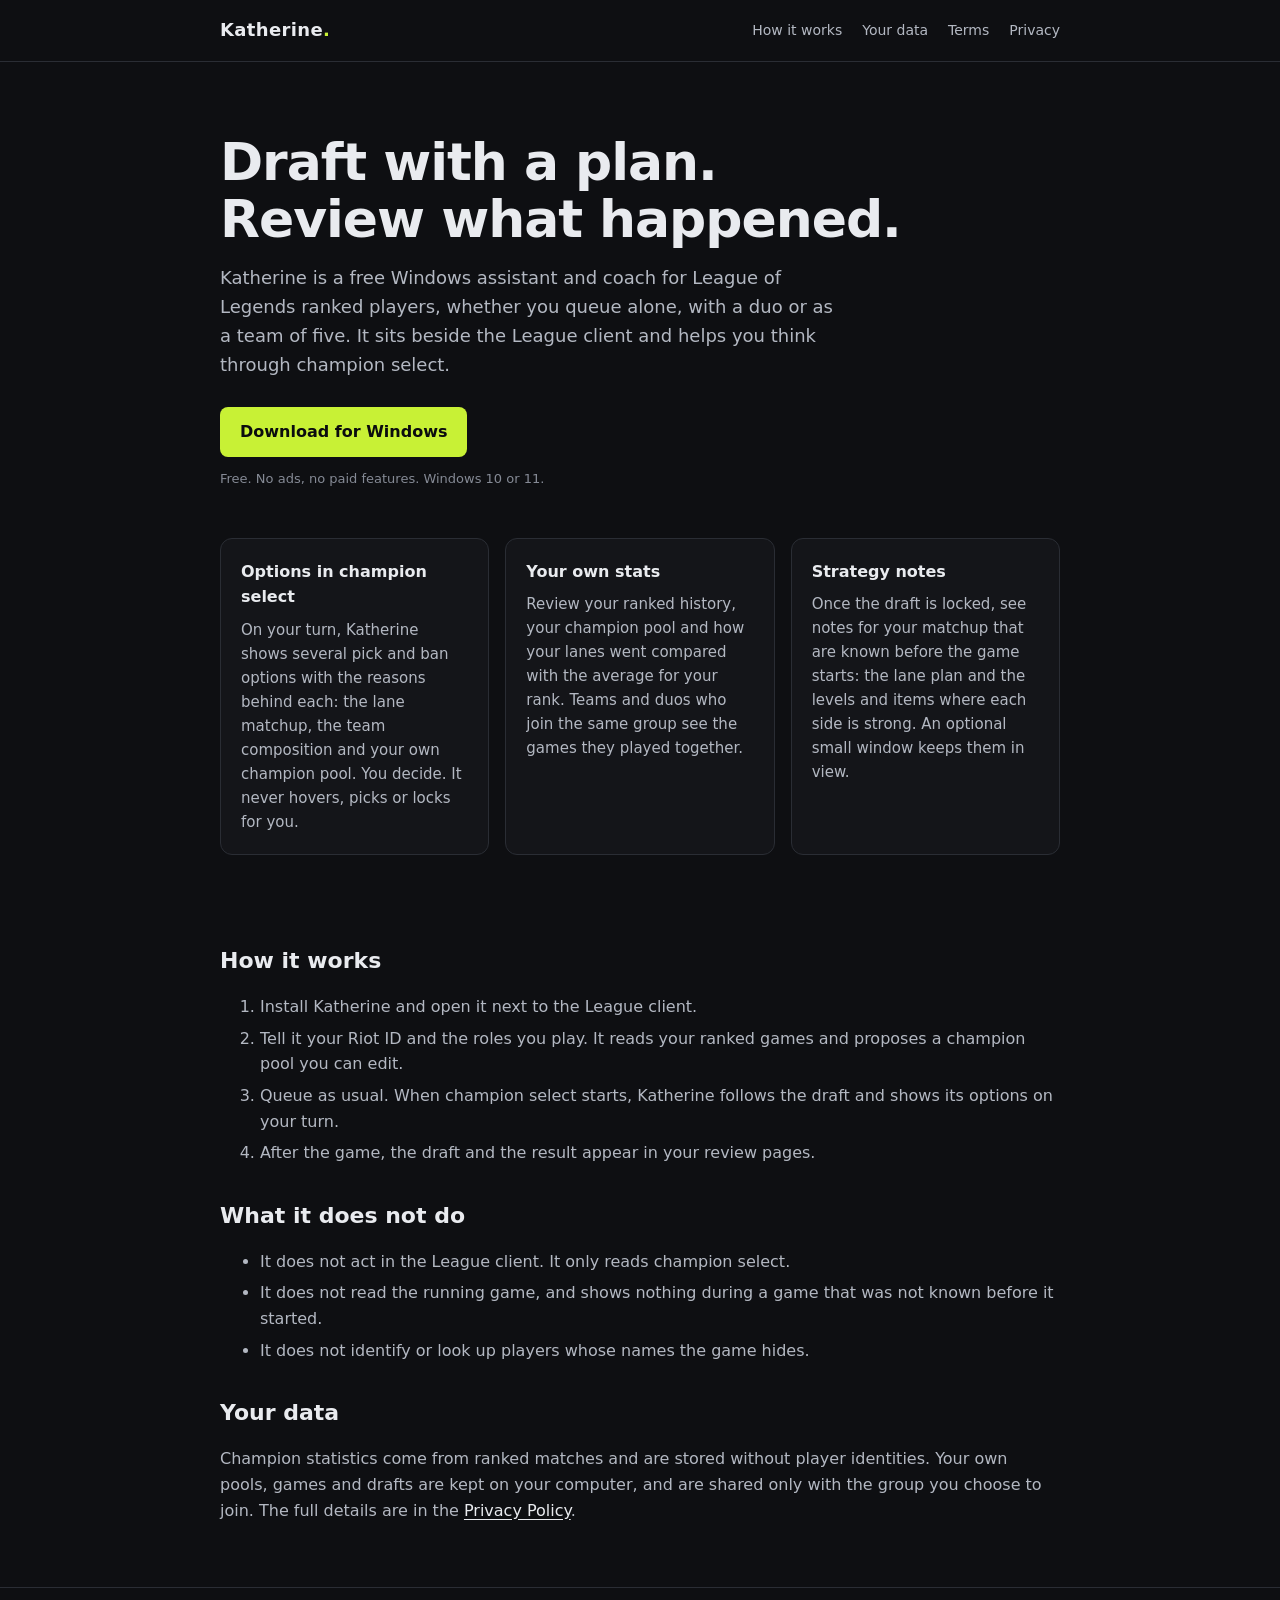
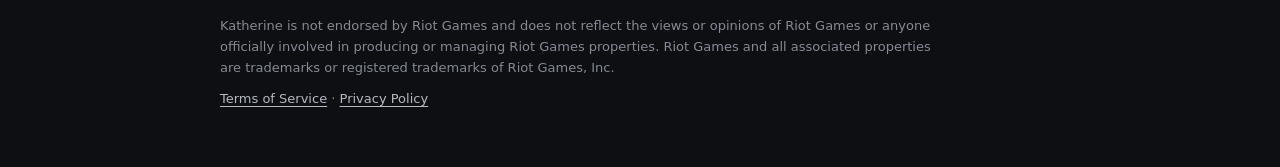
<file: index.html>
<!doctype html>
<html lang="en">
<head>
  <meta charset="utf-8">
  <meta name="viewport" content="width=device-width, initial-scale=1">
  <title>Katherine: your personal draft assistant and coach for League of Legends</title>
  <meta name="description" content="Katherine is a free Windows assistant and coach for League of Legends ranked players: pick and ban options in champion select, your own stats, and pre-game strategy notes.">
  <link rel="stylesheet" href="style.css">
</head>
<body>
  <header class="top">
    <div class="wrap">
      <a class="brand" href="./">Katherine<span>.</span></a>
      <nav>
        <a href="#how">How it works</a>
        <a href="#data">Your data</a>
        <a href="terms.html">Terms</a>
        <a href="privacy.html">Privacy</a>
      </nav>
    </div>
  </header>

  <main class="wrap">
    <div class="hero">
      <h1>Draft with a plan.<br>Review what happened.</h1>
      <p>Katherine is a free Windows assistant and coach for League of Legends ranked players, whether you queue alone, with a
        duo or as a team of five. It sits beside the League client and helps you think through champion select.</p>
      <a class="btn" href="https://github.com/muff1ntogo/Katherine-releases/releases/latest">Download for Windows</a>
      <span class="note">Free. No ads, no paid features. Windows 10 or 11.</span>
    </div>

    <div class="grid">
      <div class="card">
        <h2>Options in champion select</h2>
        <p>On your turn, Katherine shows several pick and ban options with the reasons behind each: the lane matchup,
          the team composition and your own champion pool. You decide. It never hovers, picks or locks for you.</p>
      </div>
      <div class="card">
        <h2>Your own stats</h2>
        <p>Review your ranked history, your champion pool and how your lanes went compared with the average for your
          rank. Teams and duos who join the same group see the games they played together.</p>
      </div>
      <div class="card">
        <h2>Strategy notes</h2>
        <p>Once the draft is locked, see notes for your matchup that are known before the game starts: the lane plan
          and the levels and items where each side is strong. An optional small window keeps them in view.</p>
      </div>
    </div>

    <section class="plain" id="how">
      <h2>How it works</h2>
      <ol>
        <li>Install Katherine and open it next to the League client.</li>
        <li>Tell it your Riot ID and the roles you play. It reads your ranked games and proposes a champion pool you
          can edit.</li>
        <li>Queue as usual. When champion select starts, Katherine follows the draft and shows its options on your
          turn.</li>
        <li>After the game, the draft and the result appear in your review pages.</li>
      </ol>

      <h2>What it does not do</h2>
      <ul>
        <li>It does not act in the League client. It only reads champion select.</li>
        <li>It does not read the running game, and shows nothing during a game that was not known before it started.</li>
        <li>It does not identify or look up players whose names the game hides.</li>
      </ul>

      <h2 id="data">Your data</h2>
      <p>Champion statistics come from ranked matches and are stored without player identities. Your own pools, games
        and drafts are kept on your computer, and are shared only with the group you choose to join. The full details
        are in the <a href="privacy.html">Privacy Policy</a>.</p>
    </section>
  </main>

  <footer>
    <div class="wrap">
      <p>Katherine is not endorsed by Riot Games and does not reflect the views or opinions of Riot Games or anyone
        officially involved in producing or managing Riot Games properties. Riot Games and all associated properties
        are trademarks or registered trademarks of Riot Games, Inc.</p>
      <p><a href="terms.html">Terms of Service</a> · <a href="privacy.html">Privacy Policy</a></p>
    </div>
  </footer>
</body>
</html>
</file>
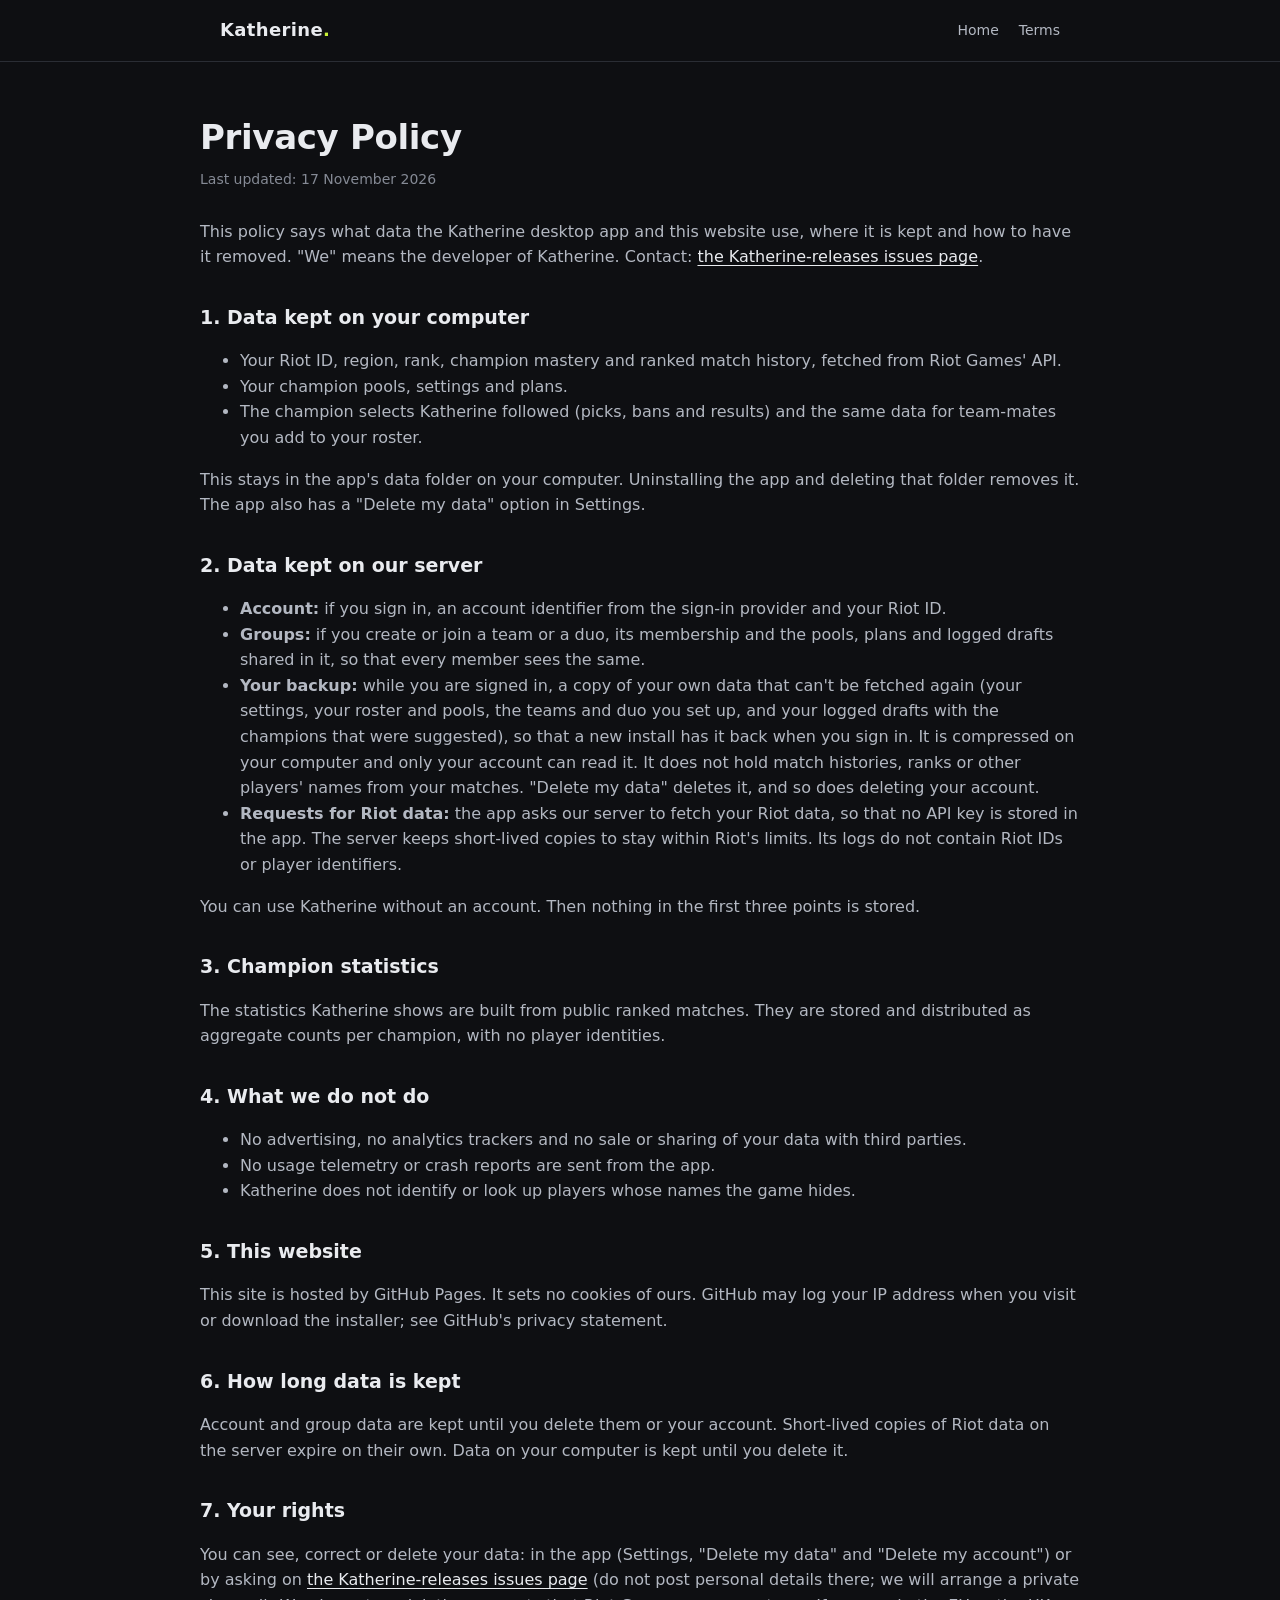
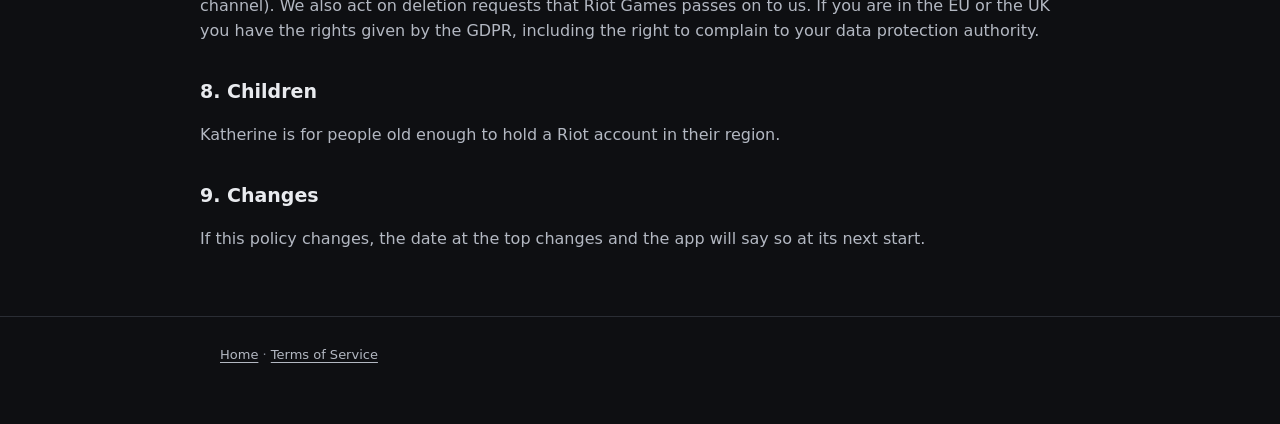
<file: privacy.html>
<!doctype html>
<html lang="en">
<head>
  <meta charset="utf-8">
  <meta name="viewport" content="width=device-width, initial-scale=1">
  <title>Privacy Policy: Katherine</title>
  <link rel="stylesheet" href="style.css">
</head>
<body>
  <header class="top">
    <div class="wrap">
      <a class="brand" href="./">Katherine<span>.</span></a>
      <nav><a href="./">Home</a><a href="terms.html">Terms</a></nav>
    </div>
  </header>

  <main class="wrap doc">
    <h1>Privacy Policy</h1>
    <p class="date">Last updated: 17 November 2026</p>

    <p>This policy says what data the Katherine desktop app and this website use, where it is kept and how to have it
      removed. "We" means the developer of Katherine. Contact: <a href="https://github.com/muff1ntogo/Katherine-releases/issues">the Katherine-releases issues page</a>.</p>

    <h2>1. Data kept on your computer</h2>
    <ul>
      <li>Your Riot ID, region, rank, champion mastery and ranked match history, fetched from Riot Games' API.</li>
      <li>Your champion pools, settings and plans.</li>
      <li>The champion selects Katherine followed (picks, bans and results) and the same data for team-mates you add
        to your roster.</li>
    </ul>
    <p>This stays in the app's data folder on your computer. Uninstalling the app and deleting that folder removes
      it. The app also has a "Delete my data" option in Settings.</p>

    <h2>2. Data kept on our server</h2>
    <ul>
      <li><strong>Account:</strong> if you sign in, an account identifier from the sign-in provider and your Riot
        ID.</li>
      <li><strong>Groups:</strong> if you create or join a team or a duo, its membership and the pools, plans and
        logged drafts shared in it, so that every member sees the same.</li>
      <li><strong>Your backup:</strong> while you are signed in, a copy of your own data that can't be fetched again
        (your settings, your roster and pools, the teams and duo you set up, and your logged drafts with the champions
        that were suggested), so that a new install has it back when you sign in. It is compressed on your computer and
        only your account can read it. It does not hold match histories, ranks or other players' names from your
        matches. "Delete my data" deletes it, and so does deleting your account.</li>
      <li><strong>Requests for Riot data:</strong> the app asks our server to fetch your Riot data, so that no API key
        is stored in the app. The server keeps short-lived copies to stay within Riot's limits. Its logs do not
        contain Riot IDs or player identifiers.</li>
    </ul>
    <p>You can use Katherine without an account. Then nothing in the first three points is stored.</p>

    <h2>3. Champion statistics</h2>
    <p>The statistics Katherine shows are built from public ranked matches. They are stored and distributed as
      aggregate counts per champion, with no player identities.</p>

    <h2>4. What we do not do</h2>
    <ul>
      <li>No advertising, no analytics trackers and no sale or sharing of your data with third parties.</li>
      <li>No usage telemetry or crash reports are sent from the app.</li>
      <li>Katherine does not identify or look up players whose names the game hides.</li>
    </ul>

    <h2>5. This website</h2>
    <p>This site is hosted by GitHub Pages. It sets no cookies of ours. GitHub may log your IP address when you visit
      or download the installer; see GitHub's privacy statement.</p>

    <h2>6. How long data is kept</h2>
    <p>Account and group data are kept until you delete them or your account. Short-lived copies of Riot data on the
      server expire on their own. Data on your computer is kept until you delete it.</p>

    <h2>7. Your rights</h2>
    <p>You can see, correct or delete your data: in the app (Settings, "Delete my data" and "Delete my account") or by
      asking on <a href="https://github.com/muff1ntogo/Katherine-releases/issues">the Katherine-releases issues page</a> (do not post personal details there; we will arrange a private channel). We also act on deletion requests that Riot Games passes on to us. If you are in the
      EU or the UK you have the rights given by the GDPR, including the right to complain to your data protection
      authority.</p>

    <h2>8. Children</h2>
    <p>Katherine is for people old enough to hold a Riot account in their region.</p>

    <h2>9. Changes</h2>
    <p>If this policy changes, the date at the top changes and the app will say so at its next start.</p>
  </main>

  <footer>
    <div class="wrap">
      <p><a href="./">Home</a> · <a href="terms.html">Terms of Service</a></p>
    </div>
  </footer>
</body>
</html>
</file>
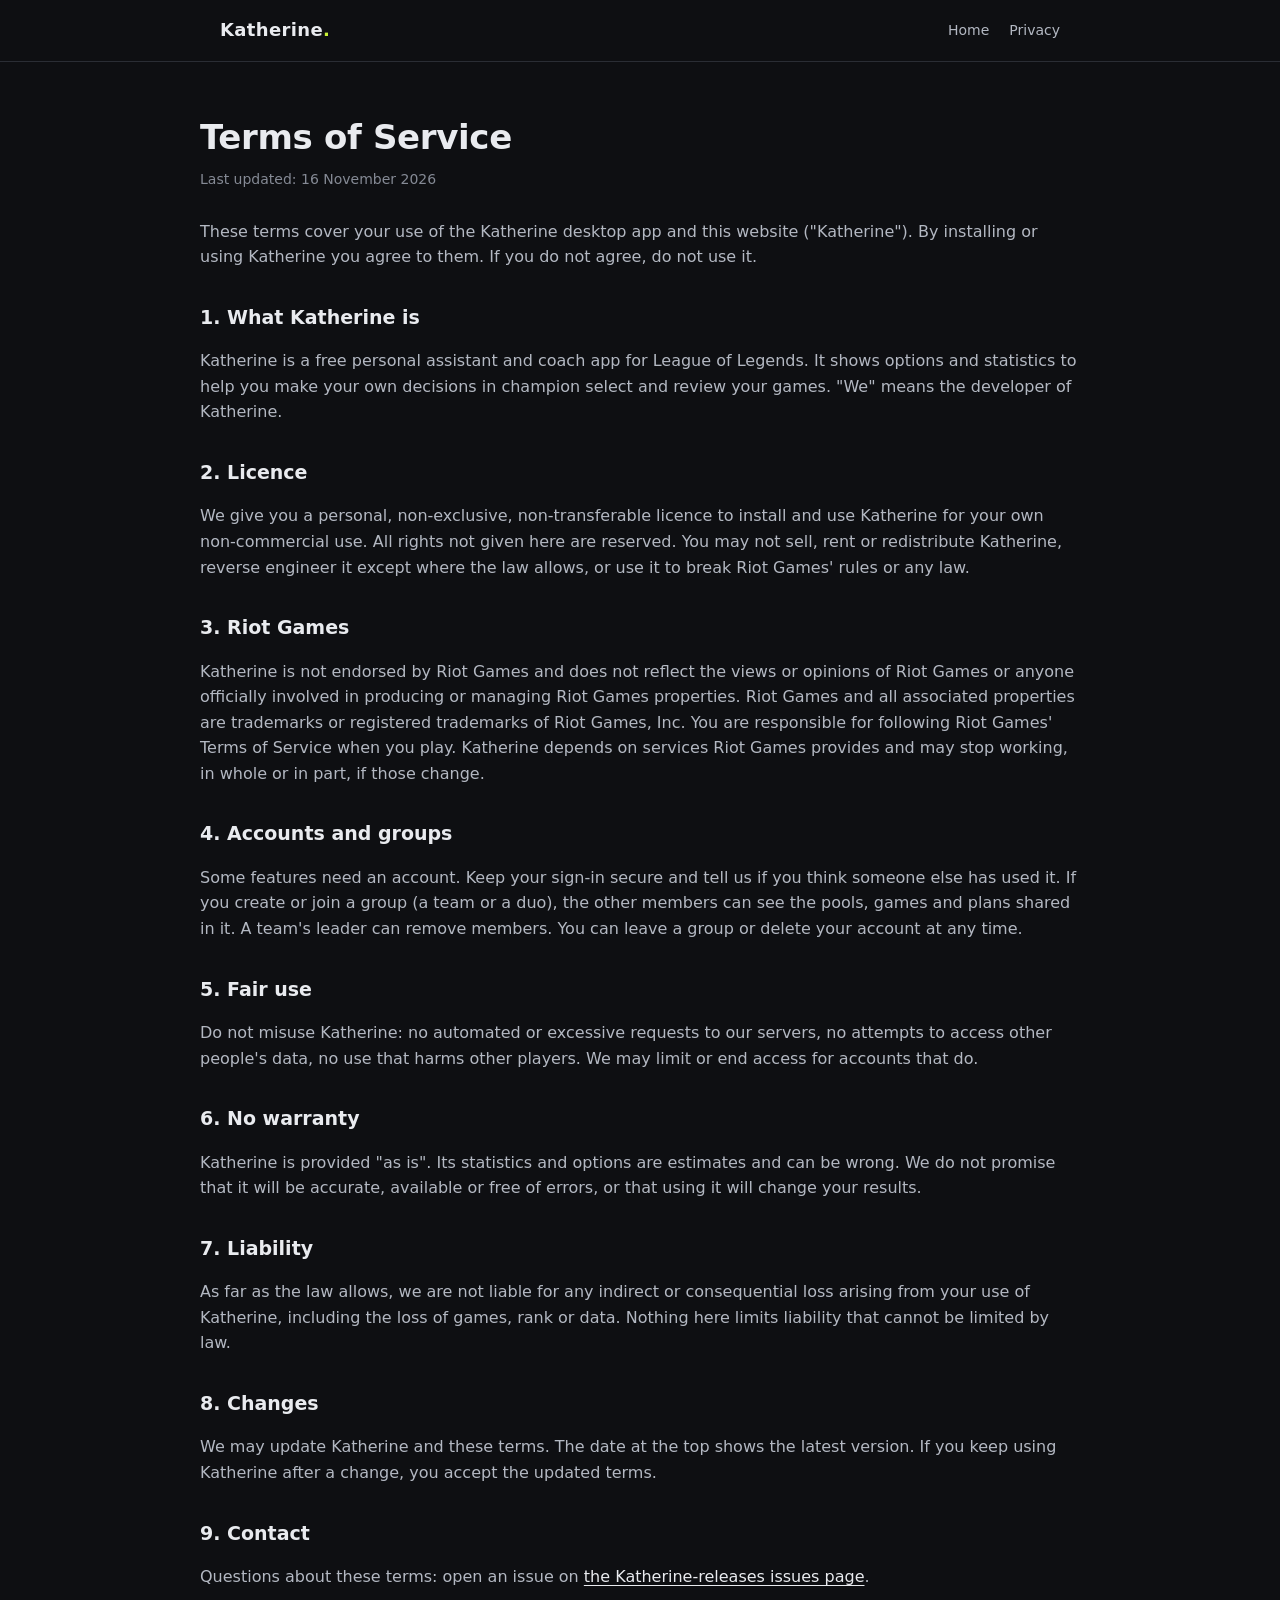
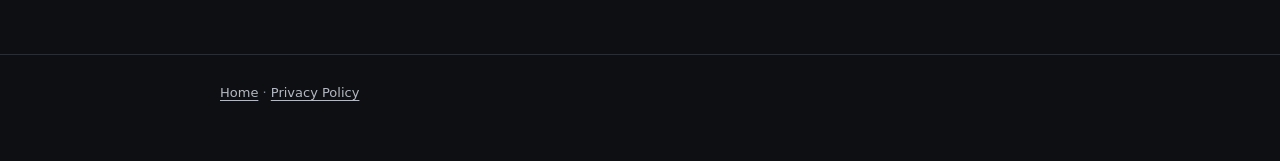
<file: terms.html>
<!doctype html>
<html lang="en">
<head>
  <meta charset="utf-8">
  <meta name="viewport" content="width=device-width, initial-scale=1">
  <title>Terms of Service: Katherine</title>
  <link rel="stylesheet" href="style.css">
</head>
<body>
  <header class="top">
    <div class="wrap">
      <a class="brand" href="./">Katherine<span>.</span></a>
      <nav><a href="./">Home</a><a href="privacy.html">Privacy</a></nav>
    </div>
  </header>

  <main class="wrap doc">
    <h1>Terms of Service</h1>
    <p class="date">Last updated: 16 November 2026</p>

    <p>These terms cover your use of the Katherine desktop app and this website ("Katherine"). By installing or using
      Katherine you agree to them. If you do not agree, do not use it.</p>

    <h2>1. What Katherine is</h2>
    <p>Katherine is a free personal assistant and coach app for League of Legends. It shows options and statistics to help you make your
      own decisions in champion select and review your games. "We" means the developer of Katherine.</p>

    <h2>2. Licence</h2>
    <p>We give you a personal, non-exclusive, non-transferable licence to install and use Katherine for your own
      non-commercial use. All rights not given here are reserved. You may not sell, rent or redistribute Katherine,
      reverse engineer it except where the law allows, or use it to break Riot Games' rules or any law.</p>

    <h2>3. Riot Games</h2>
    <p>Katherine is not endorsed by Riot Games and does not reflect the views or opinions of Riot Games or anyone
      officially involved in producing or managing Riot Games properties. Riot Games and all associated properties are
      trademarks or registered trademarks of Riot Games, Inc. You are responsible for following Riot Games' Terms of
      Service when you play. Katherine depends on services Riot Games provides and may stop working, in whole or in
      part, if those change.</p>

    <h2>4. Accounts and groups</h2>
    <p>Some features need an account. Keep your sign-in secure and tell us if you think someone else has used it. If
      you create or join a group (a team or a duo), the other members can see the pools, games and plans shared in it.
      A team's leader can remove members. You can leave a group or delete your account at any time.</p>

    <h2>5. Fair use</h2>
    <p>Do not misuse Katherine: no automated or excessive requests to our servers, no attempts to access other
      people's data, no use that harms other players. We may limit or end access for accounts that do.</p>

    <h2>6. No warranty</h2>
    <p>Katherine is provided "as is". Its statistics and options are estimates and can be wrong. We do not promise
      that it will be accurate, available or free of errors, or that using it will change your results.</p>

    <h2>7. Liability</h2>
    <p>As far as the law allows, we are not liable for any indirect or consequential loss arising from your use of
      Katherine, including the loss of games, rank or data. Nothing here limits liability that cannot be limited by
      law.</p>

    <h2>8. Changes</h2>
    <p>We may update Katherine and these terms. The date at the top shows the latest version. If you keep using
      Katherine after a change, you accept the updated terms.</p>


    <h2>9. Contact</h2>
    <p>Questions about these terms: open an issue on <a href="https://github.com/muff1ntogo/Katherine-releases/issues">the Katherine-releases issues page</a>.</p>
  </main>

  <footer>
    <div class="wrap">
      <p><a href="./">Home</a> · <a href="privacy.html">Privacy Policy</a></p>
    </div>
  </footer>
</body>
</html>
</file>
<file: style.css>
:root {
  --bg: #0e0f12;
  --surface: #141519;
  --raised: #1b1d22;
  --line: #2a2d34;
  --text: #e9ebef;
  --text-2: #b3b8c2;
  --text-3: #858a95;
  --signal: #c8f135;
  --signal-ink: #0b0c0e;
}
* { box-sizing: border-box; }
html { background: var(--bg); color: var(--text); }
body {
  margin: 0;
  font: 16px/1.6 Inter, "Segoe UI", system-ui, -apple-system, sans-serif;
  background: var(--bg);
}
a { color: var(--text); text-underline-offset: 3px; }
a:hover { color: var(--signal); }
.wrap { max-width: 880px; margin: 0 auto; padding: 0 20px; }
header.top { border-bottom: 1px solid var(--line); }
header.top .wrap { display: flex; align-items: center; justify-content: space-between; gap: 16px; padding-block: 16px; flex-wrap: wrap; }
.brand { font-weight: 700; letter-spacing: 0.02em; text-decoration: none; font-size: 18px; }
.brand span { color: var(--signal); }
nav { display: flex; gap: 20px; font-size: 14px; }
nav a { color: var(--text-2); text-decoration: none; }
.hero { padding: 72px 0 48px; }
.hero h1 { font-size: clamp(32px, 6vw, 52px); line-height: 1.1; margin: 0 0 16px; letter-spacing: -0.02em; }
.hero p { font-size: 18px; color: var(--text-2); max-width: 620px; margin: 0 0 28px; }
.btn {
  display: inline-block; background: var(--signal); color: var(--signal-ink); font-weight: 600;
  padding: 12px 20px; border-radius: 8px; text-decoration: none;
}
.btn:hover { color: var(--signal-ink); filter: brightness(1.08); }
.note { display: block; margin-top: 12px; font-size: 13px; color: var(--text-3); }
.grid { display: grid; grid-template-columns: repeat(auto-fit, minmax(240px, 1fr)); gap: 16px; padding-bottom: 48px; }
.card { background: var(--surface); border: 1px solid var(--line); border-radius: 12px; padding: 20px; }
.card h2 { font-size: 16px; margin: 0 0 8px; }
.card p { margin: 0; color: var(--text-2); font-size: 15px; }
section.plain { padding: 8px 0 48px; }
section.plain h2 { font-size: 22px; margin: 32px 0 12px; }
section.plain li, section.plain p { color: var(--text-2); }
section.plain li { margin-bottom: 6px; }
.doc { padding: 48px 0; }
.doc h1 { font-size: 34px; margin: 0 0 4px; letter-spacing: -0.01em; }
.doc .date { color: var(--text-3); font-size: 14px; margin: 0 0 28px; }
.doc h2 { font-size: 19px; margin: 32px 0 8px; }
.doc p, .doc li { color: var(--text-2); }
footer { border-top: 1px solid var(--line); padding: 28px 0 48px; font-size: 13px; color: var(--text-3); }
footer p { margin: 0 0 10px; max-width: 720px; }
footer a { color: var(--text-2); }
</file>
